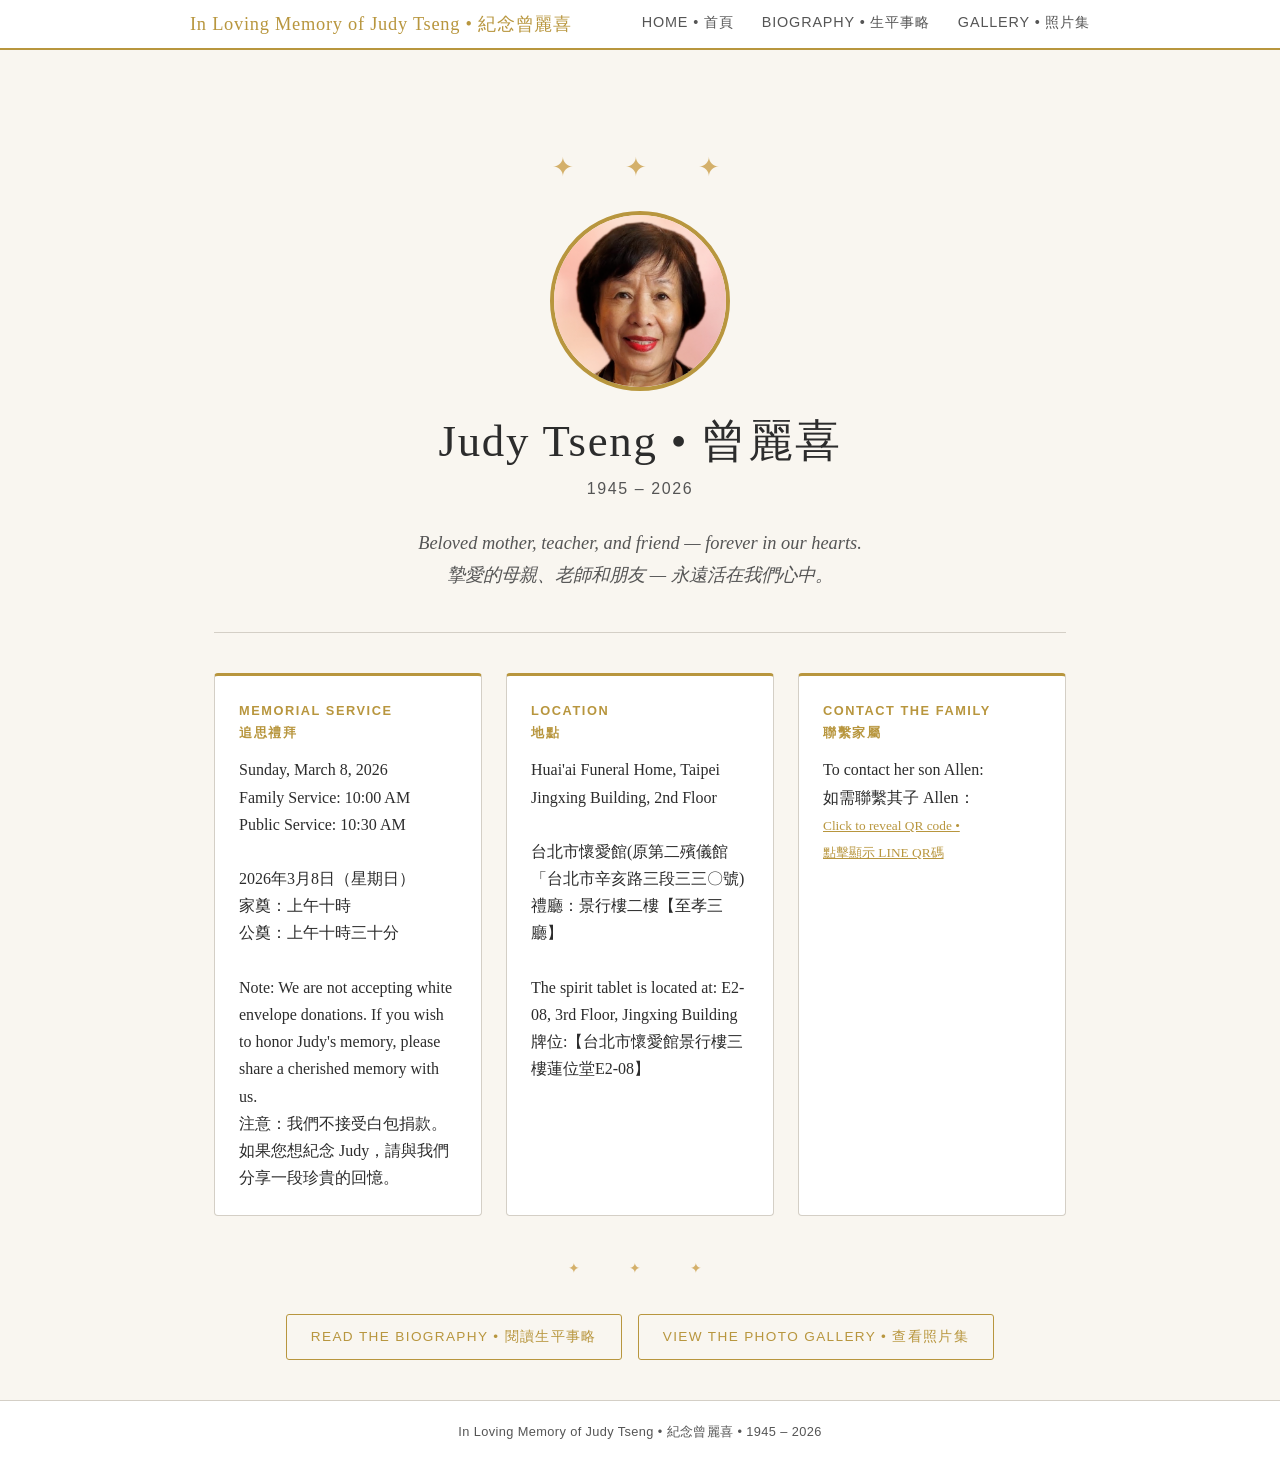
<file: index.html>
<!DOCTYPE html>
<html lang="en">
<head>
  <meta charset="UTF-8" />
  <meta name="viewport" content="width=device-width, initial-scale=1.0" />
  <title>In Loving Memory of Judy Tseng &#8226; 紀念曾麗喜</title>
  <link rel="stylesheet" href="styles.css" />
</head>
<body>

  <header>
    <div class="header-inner">
      <a class="site-title" href="index.html">In Loving Memory of Judy Tseng &#8226; 紀念曾麗喜</a>
      <nav>
        <a href="index.html">Home &#8226; 首頁</a>
        <a href="biography.html">Biography &#8226; 生平事略</a>
        <a href="gallery.html">Gallery &#8226; 照片集</a>
      </nav>
    </div>
  </header>

  <main>

    <section class="hero">
      <span class="hero-ornament">✦ &nbsp; ✦ &nbsp; ✦</span>
<img src="judy_square_final.png" alt="Judy Tseng" style="display: block; margin: 0 auto 1.5rem; width: 180px; height: 180px; object-fit: cover; object-position: 9% 20%; border-radius: 50%; border: 4px solid var(--gold);" />      <h1>Judy Tseng &#8226; 曾麗喜</h1>
      <p class="dates">1945 &ndash; 2026</p>
      <p class="tagline">
        Beloved  mother, teacher, and friend &mdash;
        forever in our hearts.<br />
        摯愛的母親、老師和朋友 &mdash;
        永遠活在我們心中。
      </p>
    </section>

    <div class="info-grid">

      <div class="card">
        <h2>Memorial Service <br>追思禮拜</h2>
        <address>
          <p>

            Sunday, March 8, 2026<br />
            Family Service: 10:00 AM<br />
            Public Service: 10:30 AM<br />
            <br>
            2026年3月8日（星期日）<br />
            家奠：上午十時 <br />
            公奠：上午十時三十分 <br />

            <br>
            Note: We are not accepting white envelope donations. If you wish to honor Judy's memory, please share a cherished memory with us.<br />
            注意：我們不接受白包捐款。如果您想紀念 Judy，請與我們分享一段珍貴的回憶。
          </p>
        </address>
      </div>

      <div class="card">
        <h2>Location <br>地點</h2>
        <address>
          <p>
            Huai'ai Funeral Home, Taipei <br />
            Jingxing Building, 2nd Floor <br />
            <br />
            台北市懷愛館(原第二殯儀館「台北市辛亥路三段三三〇號) <br />
            禮廳：景行樓二樓【至孝三廳】 <br />
            <br />
            The spirit tablet is located at: E2-08, 3rd Floor, Jingxing Building <br />
            牌位:【台北市懷愛館景行樓三樓蓮位堂E2-08】 

          </p>
        </address>
      </div>

      <div class="card">
        <h2>Contact the Family <br>聯繫家屬</h2>
        <p>
          To contact her son Allen:<br />
          如需聯繫其子 Allen：<br />
          <a href="#" onclick="document.getElementById('line-qr').style.display='block'; this.style.display='none'; return false;" style="color:var(--gold); cursor:pointer; font-size: smaller">
            Click to reveal QR code &#8226; <br> 點擊顯示 LINE QR碼
          </a>
        </p>
        <div id="line-qr" style="display:none; text-align:center; margin-top:1rem;">
          <img src="my_line_qr.jpg" alt="LINE QR Code" style="max-width: 180px;" />
        </div>
      </div>

    </div>

    <div class="divider">✦ &nbsp; ✦ &nbsp; ✦</div>
<!-- 
    <div class="message">
      <p>
        &ldquo;She filled every room with warmth, every moment with laughter,
        and every heart she touched with enduring love.
        Her light continues to shine in all who knew her.&rdquo;
      </p>
      <p>
        &ldquo;她用溫暖填滿每一個房間，用歡笑點亮每一個瞬間，
        用持久的愛觸動每一顆心。
        她的光芒將在所有認識她的人心中永存。&rdquo;
      </p>
      <cite>&mdash; The Tseng Family &#8226; 曾氏家族</cite>
    </div> -->

    <div class="page-links">
      <a class="btn" href="biography.html">Read the Biography &#8226; 閱讀生平事略</a>
      <a class="btn" href="gallery.html">View the Photo Gallery &#8226; 查看照片集</a>
    </div>

  </main>

  <footer>
    <p>In Loving Memory of Judy Tseng &#8226; 紀念曾麗喜 &#8226; 1945 &ndash; 2026</p>
  </footer>
</body>
</html>
</file>
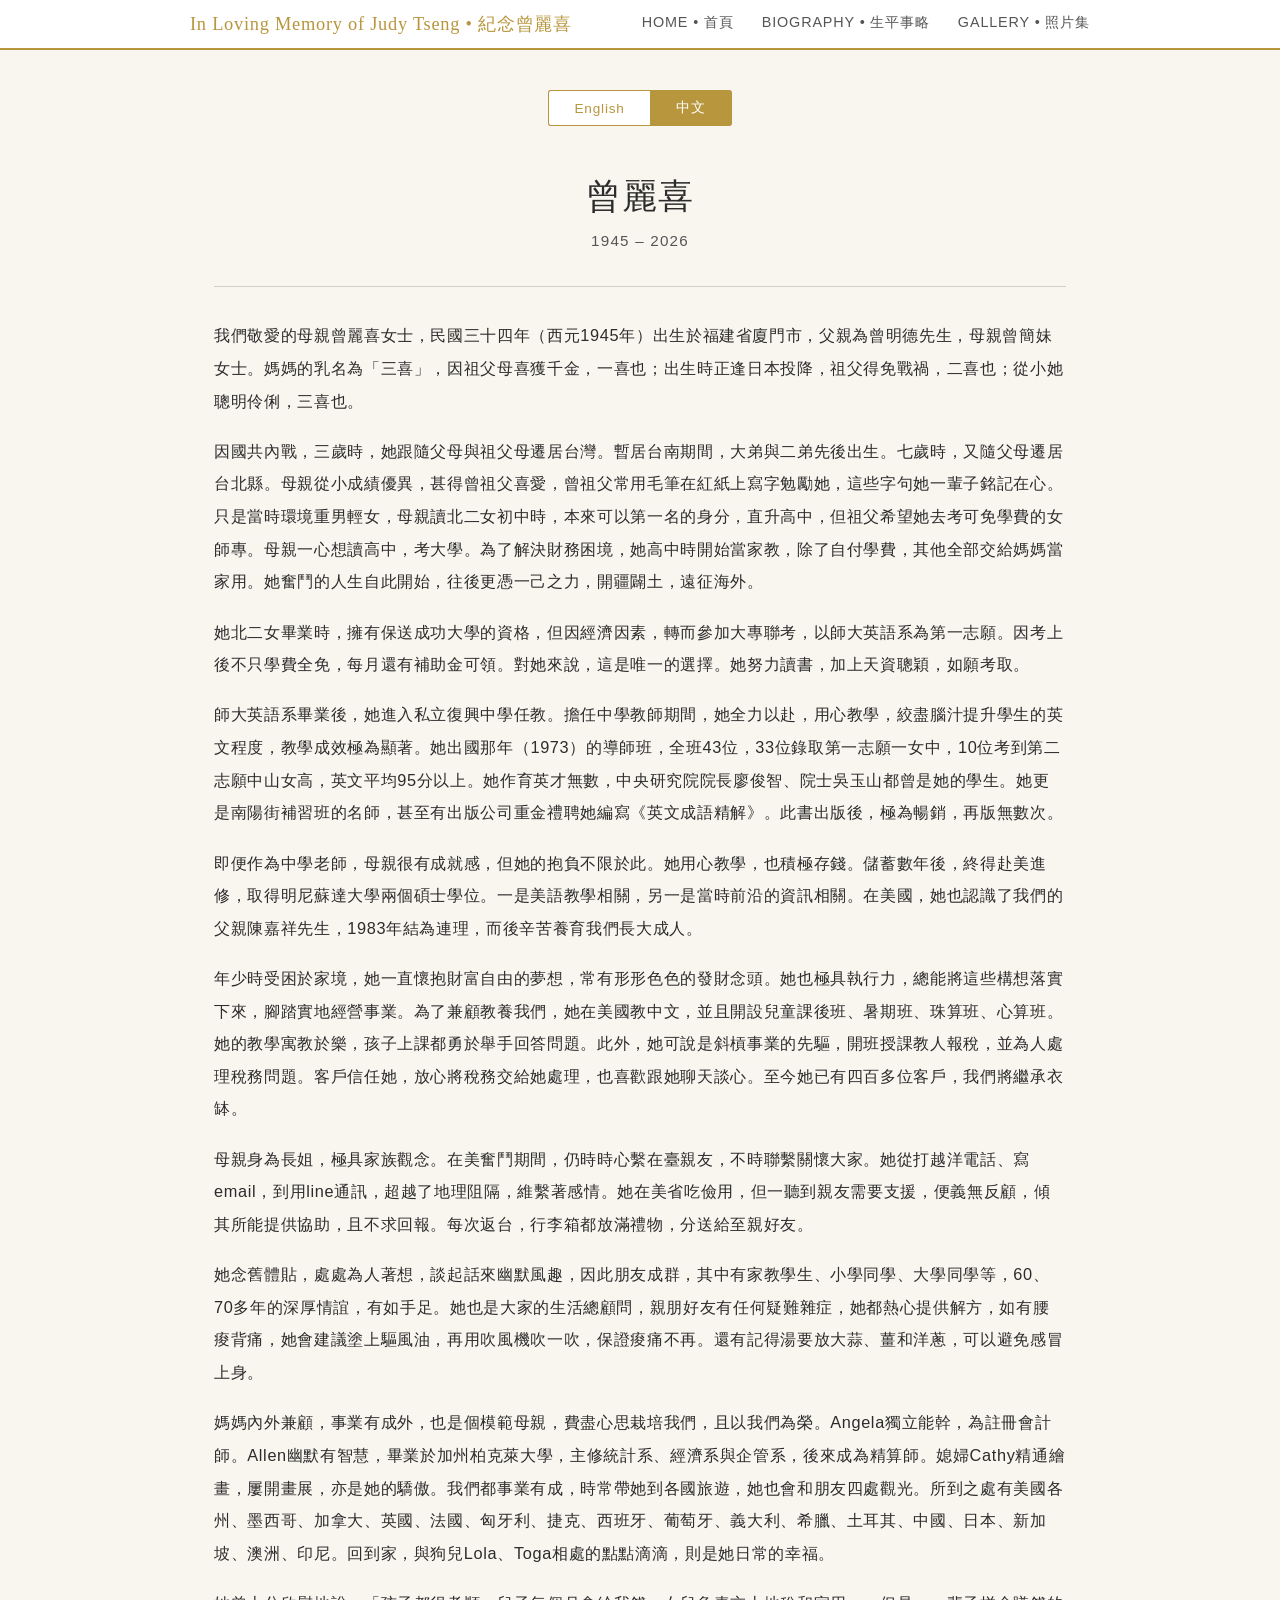
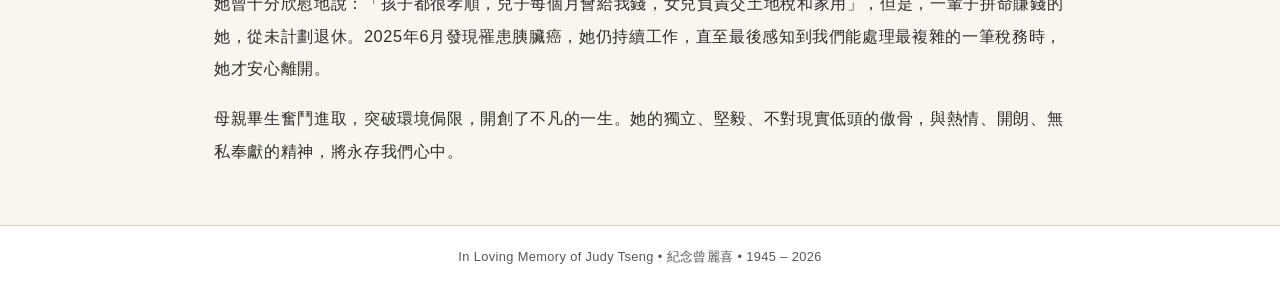
<file: biography.html>
<!DOCTYPE html>
<html lang="en">
<head>
  <meta charset="UTF-8" />
  <meta name="viewport" content="width=device-width, initial-scale=1.0" />
  <title>Biography &mdash; In Loving Memory of Judy Tseng</title>
  <link rel="stylesheet" href="styles.css" />
</head>
<body onload="showLang('zh')">

  <header>
    <div class="header-inner">
      <a class="site-title" href="index.html">In Loving Memory of Judy Tseng &#8226; 紀念曾麗喜</a>
      <nav>
        <a href="index.html">Home &#8226; 首頁</a>
        <a href="biography.html">Biography &#8226; 生平事略</a>
        <a href="gallery.html">Gallery &#8226; 照片集</a>
      </nav>
    </div>
  </header>

  <main>

    <!-- Language Toggle -->
    <div class="lang-toggle" role="group" aria-label="Select language">
      <button id="btn-en" onclick="showLang('en')">English</button>
      <button id="btn-zh" onclick="showLang('zh')">中文</button>
    </div>

    <div class="obit-header">
      <h1 id="obit-title-en" class="visible">Judy Tseng</h1>
      <h1 id="obit-title-zh">曾麗喜</h1>
      <p class="dates">1945 &ndash; 2026</p>
    </div>

      <article id="obit-en" class="obit-content visible" lang="en">
  <p>
    Our beloved mother, Judy Tseng, was born in 1945, in Xiamen City, Fujian Province. Her father was Mr. Zeng Mingde, and her mother was Ms. Zeng Jianmei. Her nickname was "Sanxi" (Three Joys), signifying three reasons: her parents were overjoyed to have a daughter; her birth coincided with Japan's surrender, sparing her father from the war; and she was intelligent and quick-witted from a young age.
  </p>

  <p>
    Due to the Chinese Civil War, at the age of three, she moved to Taiwan with her parents and grandparents. During their temporary residence in Tainan, her two younger brothers were born. At the age of seven, she moved with her parents to Taipei County. Our mother excelled academically from a young age and was greatly favored by her grandfather. He often wrote words of encouragement on red paper with a brush, words she remembered throughout her life. However, the prevailing societal norms favored boys. When our mother attended Taipei Second Girls' High School, she could have gone directly to high school as the top student, but her father wanted her to attend a girls' teacher training college with tuition waivers. Our mother was determined to attend high school and then university. To overcome her financial difficulties, she started tutoring in high school, paying for her own tuition and giving all the rest to her mother for household expenses. Her life of struggle began from then on, and she went on to expand her business and venture overseas on her own.
  </p>

  <p>
    Upon graduating from Taipei Second Girls' High School, she was eligible for direct admission to National Cheng Kung University, but due to financial reasons, she opted to take the Joint College Entrance Examination, listing the English Department of National Taiwan Normal University as her first choice. Admission would not only waive tuition but also provide a monthly stipend. For her, this was the only option. She studied diligently, and thanks to her intelligence, she was admitted.
  </p>

  <p>
    After graduating from the English Department of National Taiwan Normal University, she began teaching at the private Fuxing High School. During her time as a high school teacher, she devoted herself wholeheartedly to teaching, racking her brains to improve students' English proficiency, achieving remarkable results. In her mentorship class in 1973, out of 43 students, 33 were admitted to Taipei First Girls' High School as their first choice, and 10 were admitted to Zhongshan Girls' High School as their second choice, with an average English score above 95. She nurtured countless talents; Liao Chun-chih, the president of the Academia Sinica, and Academician Wu Yu-shan were among her students. She was also a renowned tutor at the Nanyang Street cram school, and a publishing company even commissioned her to write "A Comprehensive Explanation of English Idioms." This book became a bestseller and was reprinted numerous times.
  </p>

  <p>
    Even though our mother was very accomplished as a high school teacher, her ambitions didn't stop there. She dedicated herself to teaching and actively saved money. After years of saving, she finally went to the United States for further studies, earning two master's degrees from the University of Minnesota. One was related to American English teaching, and the other to cutting-edge information technology at the time. In the United States, she also met our father, Edward Chen, and they married in 1983. She then worked hard to raise us.
  </p>

  <p>
    Due to her family's financial difficulties in her youth, she always harbored a dream of financial freedom and often had various ideas for making money. She was also extremely decisive, always able to put these ideas into practice and build her business step by step. To balance raising us, she taught Chinese in the United States and also ran after-school programs, summer programs, abacus classes, and mental arithmetic classes for children. Her teaching was fun and engaging, and the children were always eager to raise their hands to answer questions in class. Furthermore, she can be considered a pioneer in slash careers, teaching tax preparation and handling tax issues for others. Clients trusted her, confidently entrusted their tax matters to her, and enjoyed chatting and talking with her. She now has over four hundred clients, and we will follow in her footsteps.
  </p>

  <p>
    As the eldest daughter, our mother had a strong sense of family. Even while working hard in the US, she always kept her relatives and friends in Taiwan in her heart, frequently contacting and caring for them. She maintained these relationships through long-distance calls, emails, and Line communication, transcending geographical barriers. She lived frugally in the US, but whenever relatives or friends needed support, she would selflessly offer assistance to the best of her ability, asking for nothing in return. Every time she returned to Taiwan, her suitcase was filled with gifts to distribute to her closest relatives and friends.
  </p>

  <p>
    She was sentimental, considerate, and always thinking of others. She was humorous and witty, which earned her a large circle of friends, including her tutors, elementary school classmates, and university classmates—friendships spanning over 60 or 70 years, like siblings. She was also everyone's life consultant; she readily offered solutions to any ailments or problems her relatives and friends might have. For example, if someone had back pain, she would suggest applying medicated oil and then using a hairdryer to soothe it, guaranteeing relief. She also reminded them to add garlic, ginger, and onions to their soups to prevent colds.
  </p>

  <p>
    Our mother is a model mother who balances her career and family life, raising us with great care and pride. Angela is independent and capable, a certified public accountant. Allen is humorous and intelligent, a graduate of UC Berkeley with majors in statistics, economics, and business administration, and later became an actuary. Her daughter-in-law, Cathy, is a talented painter who has held numerous exhibitions, a source of pride for her. We are all successful in our careers, and we often took her on trips to various countries. She also traveled extensively with her friends. Her travels took her to many states in the US and countries around the world -- Mexico, Canada, the UK, France, Hungary, Czech Republic, Spain, Portugal, Italy, Greece, Turkey, China, Japan, Singapore, Australia, and Indonesia. Back home, the little moments spent with her grand-dogs, Lola and Toga, added to her daily happiness.
  </p>

  <p>
    She once said with great satisfaction, "My children are very filial. My son gives me money every month, and my daughter pays the property tax and household expenses." However, having worked tirelessly her whole life, she never planned to retire. In June 2025, she was diagnosed with pancreatic cancer. Despite this, she continued working until she felt we could handle the most complex tax cases, at which point she peacefully passed away with us by her side.
  </p>

  <p>
    Our mother dedicated her life to striving and overcoming limitations, creating an extraordinary life. Her independence, perseverance, unyielding spirit, and her passionate, cheerful, and selfless dedication will forever remain in our hearts.
  </p>
</article>  

      <article id="obit-zh" class="obit-content" lang="zh">
  <p>
    我們敬愛的母親曾麗喜女士，民國三十四年（西元1945年）出生於福建省廈門市，父親為曾明德先生，母親曾簡妹女士。媽媽的乳名為「三喜」，因祖父母喜獲千金，一喜也；出生時正逢日本投降，祖父得免戰禍，二喜也；從小她聰明伶俐，三喜也。
  </p>

  <p>
    因國共內戰，三歲時，她跟隨父母與祖父母遷居台灣。暫居台南期間，大弟與二弟先後出生。七歲時，又隨父母遷居台北縣。母親從小成績優異，甚得曾祖父喜愛，曾祖父常用毛筆在紅紙上寫字勉勵她，這些字句她一輩子銘記在心。只是當時環境重男輕女，母親讀北二女初中時，本來可以第一名的身分，直升高中，但祖父希望她去考可免學費的女師專。母親一心想讀高中，考大學。為了解決財務困境，她高中時開始當家教，除了自付學費，其他全部交給媽媽當家用。她奮鬥的人生自此開始，往後更憑一己之力，開疆闢土，遠征海外。
  </p>

  <p>
    她北二女畢業時，擁有保送成功大學的資格，但因經濟因素，轉而參加大專聯考，以師大英語系為第一志願。因考上後不只學費全免，每月還有補助金可領。對她來說，這是唯一的選擇。她努力讀書，加上天資聰穎，如願考取。
  </p>

  <p>
    師大英語系畢業後，她進入私立復興中學任教。擔任中學教師期間，她全力以赴，用心教學，絞盡腦汁提升學生的英文程度，教學成效極為顯著。她出國那年（1973）的導師班，全班43位，33位錄取第一志願一女中，10位考到第二志願中山女高，英文平均95分以上。她作育英才無數，中央研究院院長廖俊智、院士吳玉山都曾是她的學生。她更是南陽街補習班的名師，甚至有出版公司重金禮聘她編寫《英文成語精解》。此書出版後，極為暢銷，再版無數次。
  </p>

  <p>
    即便作為中學老師，母親很有成就感，但她的抱負不限於此。她用心教學，也積極存錢。儲蓄數年後，終得赴美進修，取得明尼蘇達大學兩個碩士學位。一是美語教學相關，另一是當時前沿的資訊相關。在美國，她也認識了我們的父親陳嘉祥先生，1983年結為連理，而後辛苦養育我們長大成人。
  </p>

  <p>
    年少時受困於家境，她一直懷抱財富自由的夢想，常有形形色色的發財念頭。她也極具執行力，總能將這些構想落實下來，腳踏實地經營事業。為了兼顧教養我們，她在美國教中文，並且開設兒童課後班、暑期班、珠算班、心算班。她的教學寓教於樂，孩子上課都勇於舉手回答問題。此外，她可說是斜槓事業的先驅，開班授課教人報稅，並為人處理稅務問題。客戶信任她，放心將稅務交給她處理，也喜歡跟她聊天談心。至今她已有四百多位客戶，我們將繼承衣缽。
  </p>

  <p>
    母親身為長姐，極具家族觀念。在美奮鬥期間，仍時時心繫在臺親友，不時聯繫關懷大家。她從打越洋電話、寫email，到用line通訊，超越了地理阻隔，維繫著感情。她在美省吃儉用，但一聽到親友需要支援，便義無反顧，傾其所能提供協助，且不求回報。每次返台，行李箱都放滿禮物，分送給至親好友。　
  </p>

  <p>
    她念舊體貼，處處為人著想，談起話來幽默風趣，因此朋友成群，其中有家教學生、小學同學、大學同學等，60、70多年的深厚情誼，有如手足。她也是大家的生活總顧問，親朋好友有任何疑難雜症，她都熱心提供解方，如有腰痠背痛，她會建議塗上驅風油，再用吹風機吹一吹，保證痠痛不再。還有記得湯要放大蒜、薑和洋蔥，可以避免感冒上身。
  </p>

  <p>
    媽媽內外兼顧，事業有成外，也是個模範母親，費盡心思栽培我們，且以我們為榮。Angela獨立能幹，為註冊會計師。Allen幽默有智慧，畢業於加州柏克萊大學，主修統計系、經濟系與企管系，後來成為精算師。媳婦Cathy精通繪畫，屢開畫展，亦是她的驕傲。我們都事業有成，時常帶她到各國旅遊，她也會和朋友四處觀光。所到之處有美國各州、墨西哥、加拿大、英國、法國、匈牙利、捷克、西班牙、葡萄牙、義大利、希臘、土耳其、中國、日本、新加坡、澳洲、印尼。回到家，與狗兒Lola、Toga相處的點點滴滴，則是她日常的幸福。
  </p>

  <p>
    她曾十分欣慰地說：「孩子都很孝順，兒子每個月會給我錢，女兒負責交土地稅和家用」，但是，一輩子拼命賺錢的她，從未計劃退休。2025年6月發現罹患胰臟癌，她仍持續工作，直至最後感知到我們能處理最複雜的一筆稅務時，她才安心離開。
  </p>

  <p>
    母親畢生奮鬥進取，突破環境侷限，開創了不凡的一生。她的獨立、堅毅、不對現實低頭的傲骨，與熱情、開朗、無私奉獻的精神，將永存我們心中。
  </p>
</article>

  </main>


  <footer>
    <p>In Loving Memory of Judy Tseng &#8226; 紀念曾麗喜 &#8226; 1945 &ndash; 2026</p>
  </footer>

  <script>
    function showLang(lang) {
      const elements = document.querySelectorAll('[id$="-en"], [id$="-zh"]');
      elements.forEach(el => {
        const isEnglish = el.id.endsWith('-en');
        const shouldShow = (lang === 'en' && isEnglish) || (lang === 'zh' && !isEnglish);
        el.classList.toggle('visible', shouldShow);
      });

      document.getElementById('btn-en').classList.toggle('active', lang === 'en');
      document.getElementById('btn-zh').classList.toggle('active', lang === 'zh');
      document.documentElement.lang = lang;
    }

    document.addEventListener('DOMContentLoaded', () => {
    showLang('zh'); // Set default language to Chinese on page load
  });
  </script>

</body>
</html>
</file>
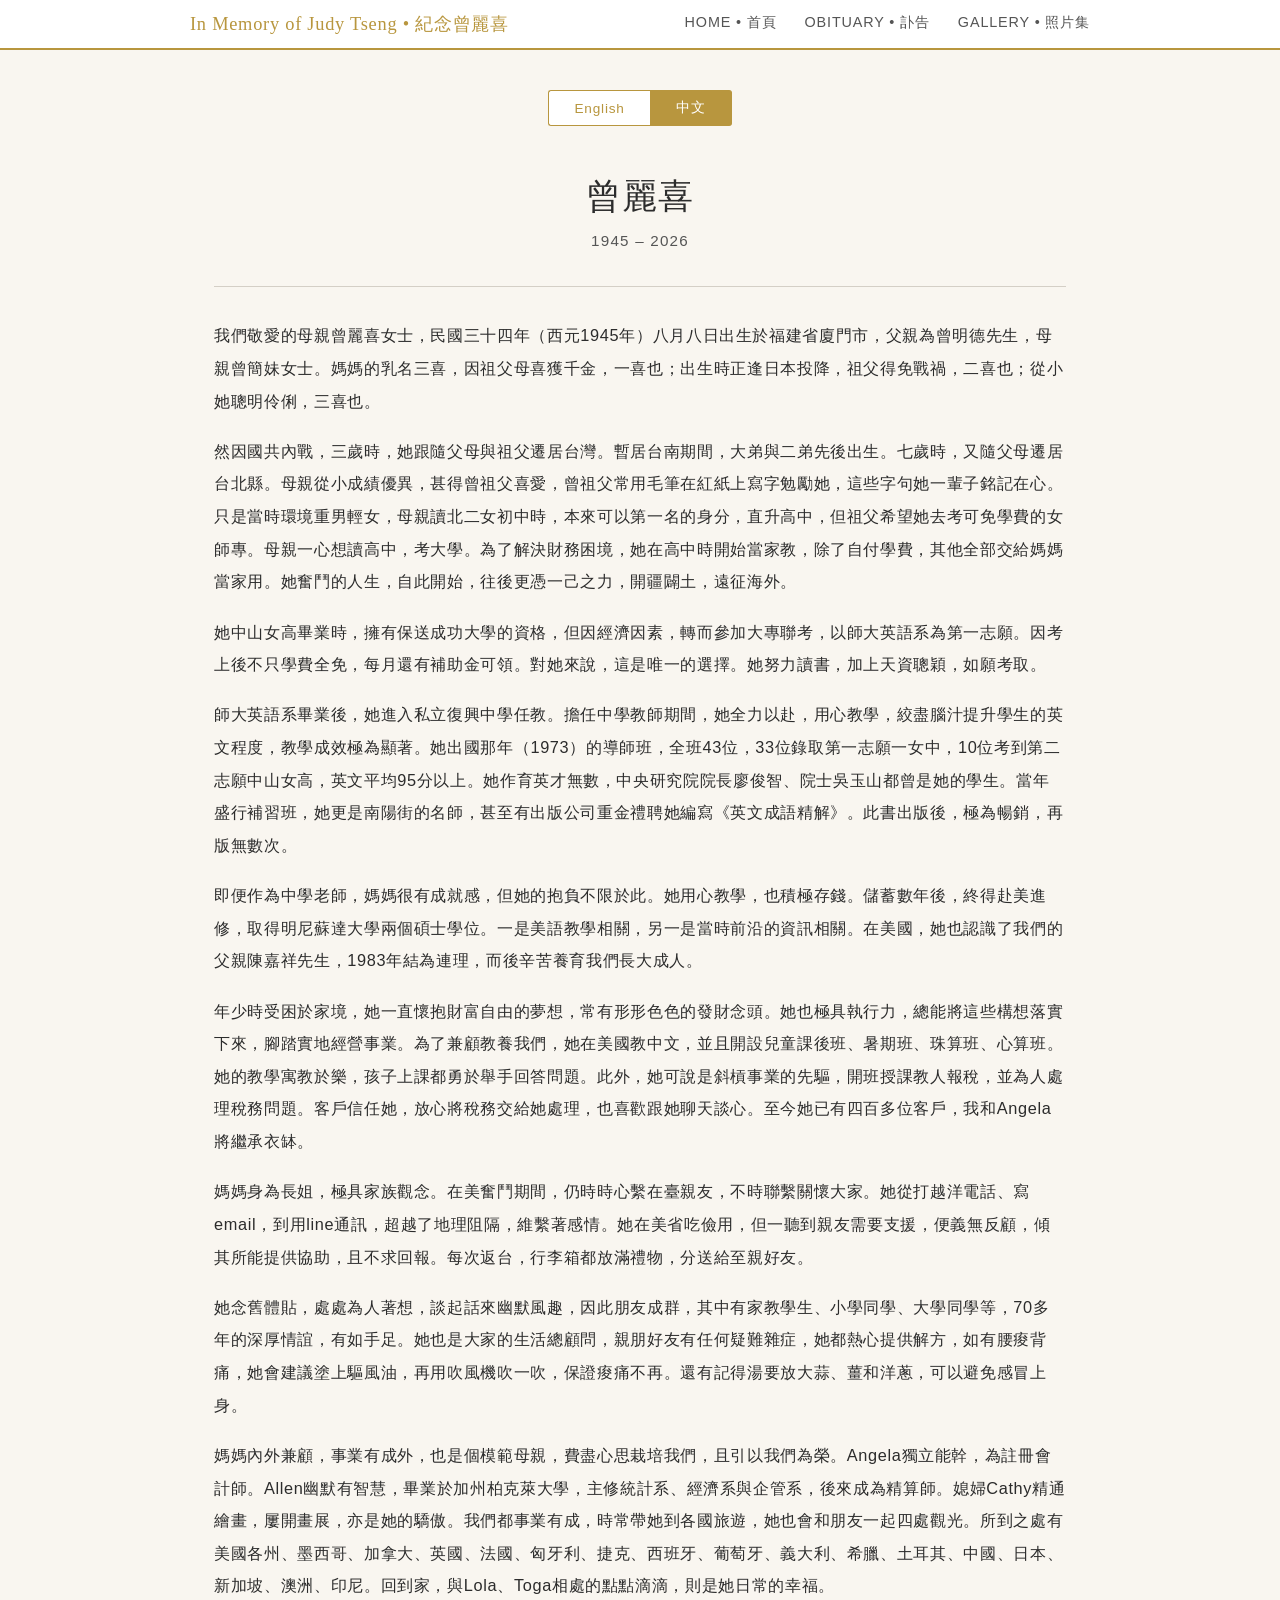
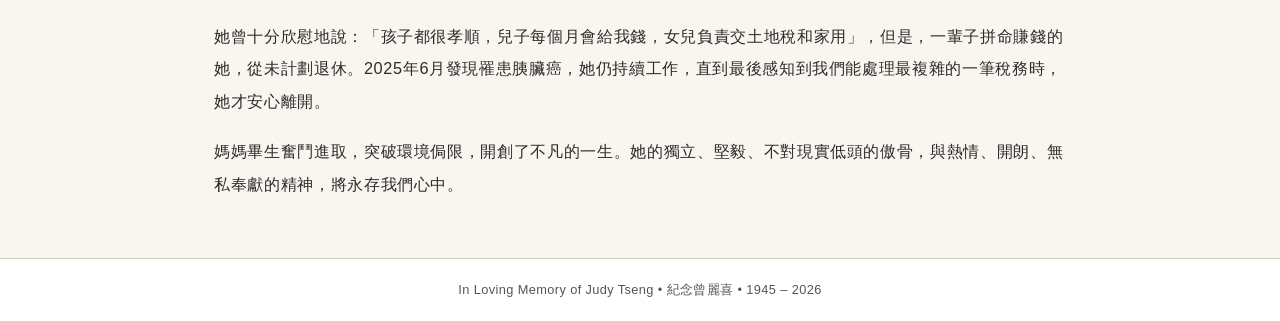
<file: obituary.html>
<!DOCTYPE html>
<html lang="en">
<head>
  <meta charset="UTF-8" />
  <meta name="viewport" content="width=device-width, initial-scale=1.0" />
  <title>Obituary &mdash; In Memory of Judy Tseng</title>
  <link rel="stylesheet" href="styles.css" />
</head>
<body onload="showLang('zh')">

  <header>
    <div class="header-inner">
      <a class="site-title" href="index.html">In Memory of Judy Tseng &#8226; 紀念曾麗喜</a>
      <nav>
        <a href="index.html">Home &#8226; 首頁</a>
        <a href="obituary.html">Obituary &#8226; 訃告</a>
        <a href="gallery.html">Gallery &#8226; 照片集</a>
      </nav>
    </div>
  </header>

  <main>

    <!-- Language Toggle -->
    <div class="lang-toggle" role="group" aria-label="Select language">
      <button id="btn-en" onclick="showLang('en')">English</button>
      <button id="btn-zh" onclick="showLang('zh')">中文</button>
    </div>

    <div class="obit-header">
      <h1 id="obit-title-en" class="visible">Judy Tseng</h1>
      <h1 id="obit-title-zh">曾麗喜</h1>
      <p class="dates">1945 &ndash; 2026</p>
    </div>

      <article id="obit-en" class="obit-content visible" lang="en">
  <p>
    Coming Soon!
  </p>
</article>  

      <article id="obit-zh" class="obit-content" lang="zh">
  <p>
    我們敬愛的母親曾麗喜女士，民國三十四年（西元1945年）八月八日出生於福建省廈門市，父親為曾明德先生，母親曾簡妹女士。媽媽的乳名三喜，因祖父母喜獲千金，一喜也；出生時正逢日本投降，祖父得免戰禍，二喜也；從小她聰明伶俐，三喜也。
  </p>

  <p>
    然因國共內戰，三歲時，她跟隨父母與祖父遷居台灣。暫居台南期間，大弟與二弟先後出生。七歲時，又隨父母遷居台北縣。母親從小成績優異，甚得曾祖父喜愛，曾祖父常用毛筆在紅紙上寫字勉勵她，這些字句她一輩子銘記在心。只是當時環境重男輕女，母親讀北二女初中時，本來可以第一名的身分，直升高中，但祖父希望她去考可免學費的女師專。母親一心想讀高中，考大學。為了解決財務困境，她在高中時開始當家教，除了自付學費，其他全部交給媽媽當家用。她奮鬥的人生，自此開始，往後更憑一己之力，開疆闢土，遠征海外。
  </p>

  <p>
    她中山女高畢業時，擁有保送成功大學的資格，但因經濟因素，轉而參加大專聯考，以師大英語系為第一志願。因考上後不只學費全免，每月還有補助金可領。對她來說，這是唯一的選擇。她努力讀書，加上天資聰穎，如願考取。
  </p>

  <p>
    師大英語系畢業後，她進入私立復興中學任教。擔任中學教師期間，她全力以赴，用心教學，絞盡腦汁提升學生的英文程度，教學成效極為顯著。她出國那年（1973）的導師班，全班43位，33位錄取第一志願一女中，10位考到第二志願中山女高，英文平均95分以上。她作育英才無數，中央研究院院長廖俊智、院士吳玉山都曾是她的學生。當年盛行補習班，她更是南陽街的名師，甚至有出版公司重金禮聘她編寫《英文成語精解》。此書出版後，極為暢銷，再版無數次。
  </p>

  <p>
    即便作為中學老師，媽媽很有成就感，但她的抱負不限於此。她用心教學，也積極存錢。儲蓄數年後，終得赴美進修，取得明尼蘇達大學兩個碩士學位。一是美語教學相關，另一是當時前沿的資訊相關。在美國，她也認識了我們的父親陳嘉祥先生，1983年結為連理，而後辛苦養育我們長大成人。
  </p>

  <p>
    年少時受困於家境，她一直懷抱財富自由的夢想，常有形形色色的發財念頭。她也極具執行力，總能將這些構想落實下來，腳踏實地經營事業。為了兼顧教養我們，她在美國教中文，並且開設兒童課後班、暑期班、珠算班、心算班。她的教學寓教於樂，孩子上課都勇於舉手回答問題。此外，她可說是斜槓事業的先驅，開班授課教人報稅，並為人處理稅務問題。客戶信任她，放心將稅務交給她處理，也喜歡跟她聊天談心。至今她已有四百多位客戶，我和Angela將繼承衣缽。
  </p>

  <p>
    媽媽身為長姐，極具家族觀念。在美奮鬥期間，仍時時心繫在臺親友，不時聯繫關懷大家。她從打越洋電話、寫email，到用line通訊，超越了地理阻隔，維繫著感情。她在美省吃儉用，但一聽到親友需要支援，便義無反顧，傾其所能提供協助，且不求回報。每次返台，行李箱都放滿禮物，分送給至親好友。
  </p>

  <p>
    她念舊體貼，處處為人著想，談起話來幽默風趣，因此朋友成群，其中有家教學生、小學同學、大學同學等，70多年的深厚情誼，有如手足。她也是大家的生活總顧問，親朋好友有任何疑難雜症，她都熱心提供解方，如有腰痠背痛，她會建議塗上驅風油，再用吹風機吹一吹，保證痠痛不再。還有記得湯要放大蒜、薑和洋蔥，可以避免感冒上身。
  </p>

  <p>
    媽媽內外兼顧，事業有成外，也是個模範母親，費盡心思栽培我們，且引以我們為榮。Angela獨立能幹，為註冊會計師。Allen幽默有智慧，畢業於加州柏克萊大學，主修統計系、經濟系與企管系，後來成為精算師。媳婦Cathy精通繪畫，屢開畫展，亦是她的驕傲。我們都事業有成，時常帶她到各國旅遊，她也會和朋友一起四處觀光。所到之處有美國各州、墨西哥、加拿大、英國、法國、匈牙利、捷克、西班牙、葡萄牙、義大利、希臘、土耳其、中國、日本、新加坡、澳洲、印尼。回到家，與Lola、Toga相處的點點滴滴，則是她日常的幸福。
  </p>

  <p>
    她曾十分欣慰地說：「孩子都很孝順，兒子每個月會給我錢，女兒負責交土地稅和家用」，但是，一輩子拼命賺錢的她，從未計劃退休。2025年6月發現罹患胰臟癌，她仍持續工作，直到最後感知到我們能處理最複雜的一筆稅務時，她才安心離開。
  </p>

  <p>
    媽媽畢生奮鬥進取，突破環境侷限，開創了不凡的一生。她的獨立、堅毅、不對現實低頭的傲骨，與熱情、開朗、無私奉獻的精神，將永存我們心中。
  </p>
</article>

  </main>


  <footer>
    <p>In Loving Memory of Judy Tseng &#8226; 紀念曾麗喜 &#8226; 1945 &ndash; 2026</p>
  </footer>

  <script>
    function showLang(lang) {
      const elements = document.querySelectorAll('[id$="-en"], [id$="-zh"]');
      elements.forEach(el => {
        const isEnglish = el.id.endsWith('-en');
        const shouldShow = (lang === 'en' && isEnglish) || (lang === 'zh' && !isEnglish);
        el.classList.toggle('visible', shouldShow);
      });

      document.getElementById('btn-en').classList.toggle('active', lang === 'en');
      document.getElementById('btn-zh').classList.toggle('active', lang === 'zh');
      document.documentElement.lang = lang;
    }

    document.addEventListener('DOMContentLoaded', () => {
    showLang('zh'); // Set default language to Chinese on page load
  });
  </script>

</body>
</html>
</file>
<file: styles.css>
/* ===========================
   Memorial Site – Shared Styles
   =========================== */

/* Reset & Base */
*, *::before, *::after {
  box-sizing: border-box;
  margin: 0;
  padding: 0;
}

:root {
  --cream:      #f9f6f0;
  --white:      #ffffff;
  --gold:       #b8963e;
  --gold-light: #d4b06a;
  --charcoal:   #2c2c2c;
  --mid-gray:   #555555;
  --light-gray: #e8e3da;
  --border:     #d4cfc6;

  --font-serif: 'Georgia', 'Times New Roman', serif;
  --font-sans:  'Helvetica Neue', Arial, sans-serif;
}

html {
  scroll-behavior: smooth;
}

body {
  background-color: var(--cream);
  color: var(--charcoal);
  font-family: var(--font-serif);
  line-height: 1.75;
  min-height: 100vh;
  display: flex;
  flex-direction: column;
}

/* ===========================
   Header & Navigation
   =========================== */

header {
  background-color: var(--white);
  border-bottom: 2px solid var(--gold);
  padding: 0.5rem 1.5rem;
  position: sticky;
  top: 0;
  z-index: 100;
}

.header-inner {
  max-width: 900px;
  margin: 0 auto;
  display: flex;
  align-items: center;
  justify-content: space-between;
  flex-wrap: wrap;
  gap: 0.5rem;
}

.site-title {
  font-size: 1.15rem;
  font-weight: normal;
  color: var(--gold);
  letter-spacing: 0.04em;
  text-decoration: none;
  white-space: nowrap;
}

nav {
  display: flex;
  gap: 1.75rem;
  flex-wrap: wrap;
}

nav a {
  font-family: var(--font-sans);
  font-size: 0.9rem;
  color: var(--mid-gray);
  text-decoration: none;
  letter-spacing: 0.06em;
  text-transform: uppercase;
  transition: color 0.2s;
  padding-bottom: 2px;
  border-bottom: 2px solid transparent;
}

nav a:hover,
nav a.active {
  color: var(--gold);
  border-bottom-color: var(--gold);
}

/* ===========================
   Main Content Wrapper
   =========================== */

main {
  flex: 1;
  max-width: 900px;
  width: 100%;
  margin: 0 auto;
  padding: 2.5rem 1.5rem;
}

/* ===========================
   Footer
   =========================== */

footer {
  background-color: var(--white);
  border-top: 1px solid var(--border);
  text-align: center;
  padding: 1.25rem 1.5rem;
  font-family: var(--font-sans);
  font-size: 0.8rem;
  color: var(--mid-gray);
  letter-spacing: 0.03em;
}

/* ===========================
   Hero Section (index.html)
   =========================== */

.hero {
  text-align: center;
  padding: 3.5rem 1rem 2.5rem;
  border-bottom: 1px solid var(--border);
  margin-bottom: 2.5rem;
}

.hero-ornament {
  font-size: 1.6rem;
  color: var(--gold-light);
  letter-spacing: 0.5rem;
  display: block;
  margin-bottom: 1.25rem;
}

.hero h1 {
  font-size: 2.8rem;
  font-weight: normal;
  letter-spacing: 0.04em;
  color: var(--charcoal);
  line-height: 1.2;
  margin-bottom: 0.4rem;
}

.hero .dates {
  font-family: var(--font-sans);
  font-size: 1rem;
  color: var(--mid-gray);
  letter-spacing: 0.1em;
  margin-bottom: 1.5rem;
}

.hero .tagline {
  font-style: italic;
  font-size: 1.15rem;
  color: var(--mid-gray);
  max-width: 550px;
  margin: 0 auto;
}

/* ===========================
   Info Cards (index.html)
   =========================== */

.info-grid {
  display: grid;
  grid-template-columns: repeat(auto-fit, minmax(240px, 1fr));
  gap: 1.5rem;
  margin-bottom: 2.5rem;
}

.card {
  background: var(--white);
  border: 1px solid var(--border);
  border-top: 3px solid var(--gold);
  border-radius: 4px;
  padding: 1.5rem;
}

.card h2 {
  font-size: 0.8rem;
  font-family: var(--font-sans);
  text-transform: uppercase;
  letter-spacing: 0.12em;
  color: var(--gold);
  margin-bottom: 0.75rem;
}

.card p,
.card address {
  font-style: normal;
  font-size: 1rem;
  color: var(--charcoal);
  line-height: 1.7;
}

.card .note {
  font-family: var(--font-sans);
  font-size: 0.85rem;
  color: var(--mid-gray);
  margin-top: 0.5rem;
}

/* ===========================
   Message Section (index.html)
   =========================== */

.message {
  background: var(--white);
  border: 1px solid var(--border);
  border-radius: 4px;
  padding: 2rem 2.5rem;
  font-size: 1.05rem;
  line-height: 1.85;
  color: var(--mid-gray);
  font-style: italic;
  text-align: center;
  margin-bottom: 2rem;
}

.message cite {
  display: block;
  margin-top: 1rem;
  font-style: normal;
  font-family: var(--font-sans);
  font-size: 0.85rem;
  letter-spacing: 0.06em;
  color: var(--gold);
}

/* ===========================
   Page Nav Links (shared)
   =========================== */

.page-links {
  display: flex;
  gap: 1rem;
  justify-content: center;
  flex-wrap: wrap;
  margin-top: 2rem;
}

.btn {
  display: inline-block;
  padding: 0.65rem 1.5rem;
  border: 1.5px solid var(--gold);
  border-radius: 3px;
  color: var(--gold);
  font-family: var(--font-sans);
  font-size: 0.85rem;
  letter-spacing: 0.1em;
  text-transform: uppercase;
  text-decoration: none;
  transition: background-color 0.2s, color 0.2s;
}

.btn:hover {
  background-color: var(--gold);
  color: var(--white);
}

/* ===========================
   Biography Page
   =========================== */

.obit-header {
  text-align: center;
  padding-bottom: 2rem;
  margin-bottom: 2rem;
  border-bottom: 1px solid var(--border);
}

.obit-header h1 {
  font-size: 2.2rem;
  font-weight: normal;
  letter-spacing: 0.03em;
  margin-bottom: 0.3rem;
}

.obit-header .dates {
  font-family: var(--font-sans);
  font-size: 0.95rem;
  color: var(--mid-gray);
  letter-spacing: 0.08em;
}

/* Language Toggle */
.lang-toggle {
  display: flex;
  justify-content: center;
  gap: 0;
  margin-bottom: 2.5rem;
}

.lang-toggle button {
  padding: 0.5rem 1.6rem;
  border: 1.5px solid var(--gold);
  background: none;
  color: var(--gold);
  font-family: var(--font-sans);
  font-size: 0.85rem;
  letter-spacing: 0.06em;
  cursor: pointer;
  transition: background-color 0.2s, color 0.2s;
}

.lang-toggle button:first-child {
  border-right: none;
  border-radius: 3px 0 0 3px;
}

.lang-toggle button:last-child {
  border-left: none;
  border-radius: 0 3px 3px 0;
}

.lang-toggle button#btn-en {
  background-color: var(--white);
  color: var(--gold);
  border-color: var(--gold);
}

.lang-toggle button#btn-zh {
  background-color: var(--gold);
  color: var(--white);
  border-color: var(--gold);
}

.lang-toggle button:hover {
  opacity: 0.85;
}

.obit-content {
  display: none;
}

.obit-content.visible {
  display: block;
}

.obit-content h2 {
  font-size: 1.25rem;
  font-weight: normal;
  color: var(--gold);
  margin: 2rem 0 0.75rem;
  padding-bottom: 0.3rem;
  border-bottom: 1px solid var(--light-gray);
}

.obit-content p {
  margin-bottom: 1.1rem;
  font-size: 1.02rem;
  line-height: 1.85;
}

.obit-content .survivors {
  background: var(--white);
  border: 1px solid var(--border);
  border-left: 3px solid var(--gold);
  border-radius: 2px;
  padding: 1.25rem 1.5rem;
  margin: 1.5rem 0;
}

.obit-content .survivors ul {
  list-style: none;
  padding: 0;
  margin: 0;
}

.obit-content .survivors ul li {
  padding: 0.3rem 0;
  font-size: 1rem;
}

.obit-content .survivors ul li::before {
  content: "✦ ";
  color: var(--gold-light);
  font-size: 0.7rem;
}

/* Chinese text specific */
.obit-content[lang="zh"] p,
.obit-content[lang="zh"] li {
  font-family: "PingFang SC", "Microsoft YaHei", "STHeiti", sans-serif;
  line-height: 2;
  letter-spacing: 0.04em;
}

/* ===========================
   Gallery Page
   =========================== */

.gallery-header {
  text-align: center;
  padding-bottom: 2rem;
  margin-bottom: 2rem;
  border-bottom: 1px solid var(--border);
}

.gallery-header h1 {
  font-size: 2.2rem;
  font-weight: normal;
  letter-spacing: 0.03em;
  margin-bottom: 0.5rem;
}

.gallery-header p {
  color: var(--mid-gray);
  font-size: 1rem;
}

/* Photo Grid */
.photo-grid {
  display: grid;
  grid-template-columns: repeat(auto-fill, minmax(240px, 1fr));
  gap: 1rem;
  margin-bottom: 2rem;
}

.photo-item {
  position: relative;
  overflow: hidden;
  border-radius: 4px;
  cursor: pointer;
  aspect-ratio: 1 / 1;
  background: var(--light-gray);
  border: 1px solid var(--border);
  transition: transform 0.2s, box-shadow 0.2s;
}

.photo-item:hover {
  transform: translateY(-2px);
  box-shadow: 0 4px 12px rgba(184, 150, 62, 0.2);
}

.photo-item img {
  width: 100%;
  height: 100%;
  object-fit: cover;
  display: block;
}

/* Lightbox Modal */
.lightbox {
  display: none;
  position: fixed;
  top: 0;
  left: 0;
  width: 100%;
  height: 100%;
  background-color: rgba(0, 0, 0, 0.95);
  z-index: 1000;
  opacity: 0;
  transition: opacity 0.3s;
}

.lightbox.active {
  display: flex;
  flex-direction: column;
  align-items: center;
  justify-content: center;
  opacity: 1;
}

.lightbox-close {
  position: absolute;
  top: 1rem;
  right: 1.5rem;
  background: none;
  border: none;
  color: var(--white);
  font-size: 3rem;
  line-height: 1;
  cursor: pointer;
  z-index: 1002;
  transition: color 0.2s;
  padding: 0.5rem;
}

.lightbox-close:hover {
  color: var(--gold-light);
}

.lightbox-content {
  position: relative;
  display: flex;
  align-items: center;
  justify-content: center;
  max-width: 90vw;
  max-height: 80vh;
  flex: 1;
}

#lightboxImage {
  max-width: 100%;
  max-height: 80vh;
  object-fit: contain;
  border-radius: 4px;
  box-shadow: 0 8px 32px rgba(0, 0, 0, 0.5);
}

.lightbox-nav {
  position: absolute;
  background: rgba(255, 255, 255, 0.1);
  border: 1px solid rgba(255, 255, 255, 0.2);
  color: var(--white);
  font-size: 3rem;
  line-height: 1;
  padding: 1rem 1.5rem;
  cursor: pointer;
  transition: background-color 0.2s, color 0.2s;
  border-radius: 4px;
  z-index: 1001;
}

.lightbox-nav:hover {
  background: rgba(184, 150, 62, 0.3);
  color: var(--gold-light);
}

.lightbox-prev {
  left: 1rem;
}

.lightbox-next {
  right: 1rem;
}

.lightbox-controls {
  display: flex;
  align-items: center;
  justify-content: center;
  gap: 2rem;
  padding: 1.5rem;
  color: var(--white);
  font-family: var(--font-sans);
}

.slideshow-btn {
  background: rgba(255, 255, 255, 0.1);
  border: 1px solid rgba(255, 255, 255, 0.3);
  color: var(--white);
  font-size: 1.5rem;
  padding: 0.75rem 1.5rem;
  cursor: pointer;
  border-radius: 4px;
  transition: background-color 0.2s, color 0.2s;
  display: flex;
  align-items: center;
  gap: 0.5rem;
}

.slideshow-btn:hover {
  background: rgba(184, 150, 62, 0.3);
  color: var(--gold-light);
}

.lightbox-counter {
  font-size: 1rem;
  letter-spacing: 0.05em;
  color: rgba(255, 255, 255, 0.8);
}

/* ===========================
   Divider
   =========================== */

.divider {
  text-align: center;
  color: var(--gold-light);
  letter-spacing: 0.6rem;
  font-size: 0.9rem;
  margin: 2rem 0;
  user-select: none;
}

/* ===========================
   Responsive
   =========================== */

@media (max-width: 600px) {
  .hero h1 { font-size: 2rem; }
  .obit-header h1 { font-size: 1.75rem; }
  .gallery-header h1 { font-size: 1.75rem; }
  main { padding: 1.5rem 1rem; }
  .message { padding: 1.25rem 1.25rem; }

  .photo-grid {
    grid-template-columns: repeat(auto-fill, minmax(140px, 1fr));
    gap: 0.75rem;
  }

  .lightbox-nav {
    font-size: 2rem;
    padding: 0.5rem 1rem;
  }

  .lightbox-prev { left: 0.5rem; }
  .lightbox-next { right: 0.5rem; }

  .lightbox-close {
    font-size: 2.5rem;
    right: 1rem;
  }

  .slideshow-btn {
    font-size: 1.2rem;
    padding: 0.5rem 1rem;
  }
}

[id$="-en"], [id$="-zh"] {
  display: none;
}

.lang-toggle button {
  display: inline-block;
}

.visible {
  display: inline;
}
</file>
